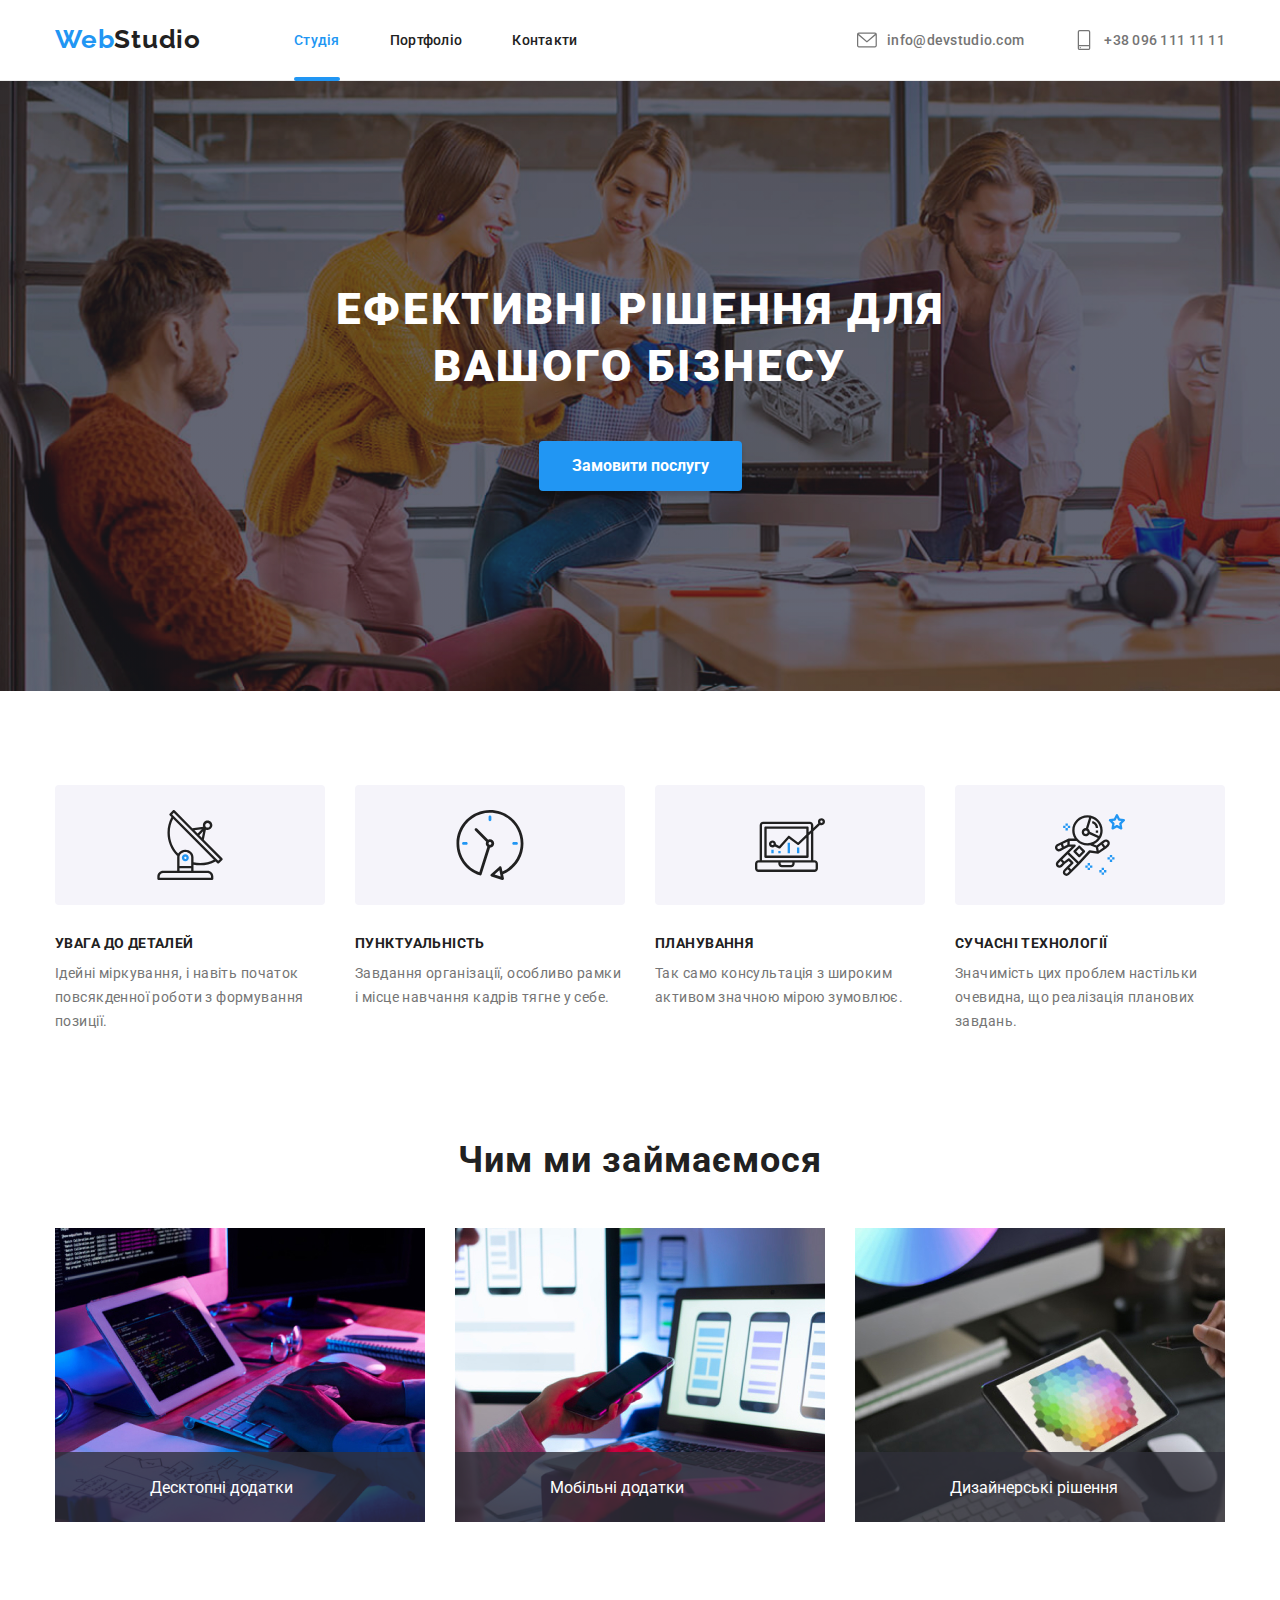
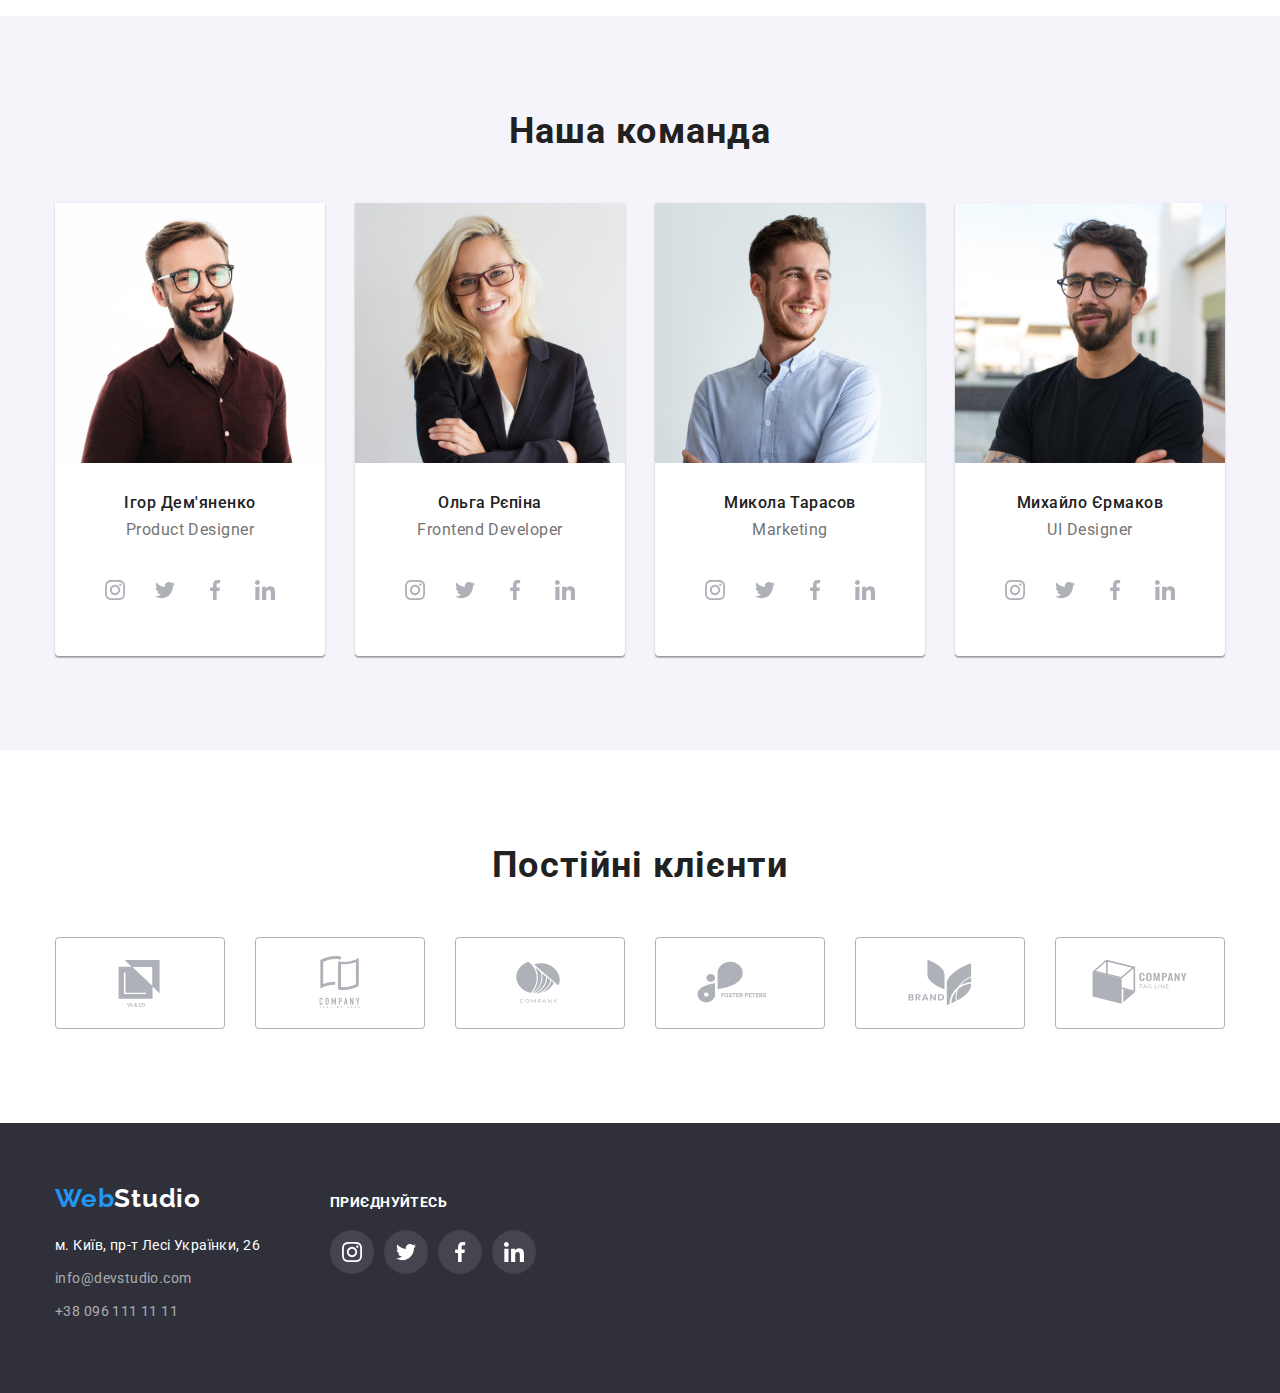
<file: index.html>
<!DOCTYPE html>
<html lang="en">

<head>
  <meta charset="UTF-8" />
  <meta http-equiv="X-UA-Compatible" content="IE=edge" />
  <meta name="viewport" content="width=device-width, initial-scale=1.0" />
  <title>WebStudio</title>
  <link rel="stylesheet"
    href="https://cdnjs.cloudflare.com/ajax/libs/modern-normalize/1.1.0/modern-normalize.min.css" />
  <link href="https://fonts.googleapis.com/css2?family=Raleway:wght@700&family=Roboto:wght@400;500;700;900&display=swap"
    rel="stylesheet" />
  <link rel="stylesheet" href="./css/styles.css" />
</head>

<body>
  <!--Шапка сайту-->
  <header>
    <div class="container">
      <div class="justify-box">
        <nav class="nav">
          <a href="./index.html" class="logo">Web<span class="logo-up">Studio</span></a>

          <ul class="site-nav">
            <li class="nav-item">
              <a href="./index.html" class="link current">Студія</a>
            </li>
            <li class="nav-item">
              <a href="./portfolio.html" class="link">Портфоліо</a>
            </li>
            <li class="nav-item">
              <a href="./contacts.html" class="link">Контакти</a>
            </li>
          </ul>
        </nav>
        <ul class="mail">
          <li class="mail-pic">
            <a href="mailto:info@devstudio.com" class="tell"><svg class="mail-icon" width="20" height="20">
                <use href="./images/icons.svg#icon-envelope"></use>
              </svg>info@devstudio.com</a>
          </li>
          <li class="mail-pic">
            <a href="tel:+38_096_111_11_11" class="tell">
              <svg class="mail-icon" width="20" height="20">
                <use href="./images/icons.svg#icon-smartphone"></use>
              </svg>+38 096 111 11 11</a>
          </li>
        </ul>
      </div>
    </div>
  </header>
  <main>
    <!--Герой-->
    <section class="section section-hero">
      <div class="container">
        <h1 class="hero-title">Ефективні рішення для вашого бізнесу</h1>
        <button type="button" class="hero-button" data-modal-open>Замовити послугу</button>
      </div>
    </section>

    <!--Переваги-->
    <section class="section">
      <div class="container">
        <h2 class="section-title">Переваги</h2>
        <ul class="bonuses">
          <li class="bonuses-list">
            <div class="icon-box">
              <svg class="bonuses-icon" width="70" height="70">
                <use href="./images/icons.svg#icon-antenna"></use>
              </svg>
            </div>
            <h3 class="bonuses-title">УВАГА ДО ДЕТАЛЕЙ</h3>
            <p class="bonuses-item">
              Ідейні міркування, і навіть початок повсякденної роботи з
              формування позиції.
            </p>
          </li>

          <li class="bonuses-list">
            <div class="icon-box">
              <svg class="bonuses-icon" width="70" height="70">
                <use href="./images/icons.svg#icon-clock"></use>
              </svg>
            </div>
            <h3 class="bonuses-title">ПУНКТУАЛЬНІСТЬ</h3>
            <p class="bonuses-item">
              Завдання організації, особливо рамки і місце навчання кадрів
              тягне у себе.
            </p>
          </li>

          <li class="bonuses-list">
            <div class="icon-box">
              <svg class="bonuses-icon" width="70" height="70">
                <use href="./images/icons.svg#icon-diagram"></use>
              </svg>
            </div>
            <h3 class="bonuses-title">ПЛАНУВАННЯ</h3>
            <p class="bonuses-item">
              Так само консультація з широким активом значною мірою зумовлює.
            </p>
          </li>

          <li class="bonuses-list">
            <div class="icon-box">
              <svg class="bonuses-icon" width="70" height="70">
                <use href="./images/icons.svg#icon-astronaut"></use>
              </svg>
            </div>
            <h3 class="bonuses-title">CУЧАСНІ ТЕХНОЛОГІЇ</h3>
            <p class="bonuses-item">
              Значимість цих проблем настільки очевидна, що реалізація
              планових завдань.
            </p>
          </li>
        </ul>
      </div>
    </section>

    <!--Чим займаємось-->
    <section class="section section-examples">
      <div class="container">
        <h2 class="examples-title">Чим ми займаємося</h2>
        <ul class="examples-list">
          <li class="example">
            <img src="./images/box1.jpg" alt="codding on a computer" width="370" />
            <p class="label">Десктопні додатки</p>
          </li>
          <li class="example">
            <img src="./images/box2.jpg" alt="smartphone and laptop" width="370" />
            <p class="label">Мобільні додатки</p>
          </li>
          <li class="example">
            <img src="./images/box3.jpg" alt="choosing a color an a tablet" width="370" />
            <p class="label">Дизайнерські рішення</p>
          </li>
        </ul>
      </div>
    </section>

    <!--Наша Команда-->
    <section class="section section-team">
      <div class="container">
        <h2 class="team-title">Наша команда</h2>
        <ul class="team-list">
          <li class="igor">
            <img src="./images/team1.jpg" alt="photo of a man" width="270" />
            <h3 class="name">Ігор Дем'яненко</h3>
            <p class="team-pos">Product Designer</p>
            <ul class="social-list">
              <li class="social-link">
                <a class="social-link-link" href="https://instagram.com" aria-label="Instgram" target="_blank"
                  rel="noopener noreferrer">
                  <svg class="social-icon" width="20" height="20">
                    <use href="./images/icons.svg#icon-instagram"></use>
                  </svg>
                </a>
              </li>
              <li class="social-link">
                <a class="social-link-link" href="https://twitter.com" aria-label="Twitter" target="_blank"
                  rel="noopener noreferrer"><svg class="social-icon" width="20" height="20">
                    <use href="./images/icons.svg#icon-twitter"></use>
                  </svg>
                </a>
              </li>
              <li class="social-link">
                <a class="social-link-link" href="https://facebook.com" aria-label="Facebook" target="_blank"
                  rel="noopener noreferrer"><svg class="social-icon" width="20" height="20">
                    <use href="./images/icons.svg#icon-facebook"></use>
                  </svg>
                </a>
              </li>
              <li class="social-link">
                <a class="social-link-link" href="https://linkedi.com" aria-label="Linkedin" target="_blank"
                  rel="noopener noreferrer"><svg class="social-icon" width="20" height="20">
                    <use href="./images/icons.svg#icon-linkedin"></use>
                  </svg>
                </a>
              </li>
            </ul>
          </li>
          <li class="olga">
            <img src="./images/team2.jpg" alt="photo of a woman" width="270" />
            <h3 class="name">Ольга Рєпіна</h3>
            <p class="team-pos">Frontend Developer</p>
            <ul class="social-list">
              <li class="social-link">
                <a class="social-link-link" href="https://instagram.com" aria-label="Instgram" target="_blank"
                  rel="noopener noreferrer">
                  <svg class="social-icon" width="20" height="20">
                    <use href="./images/icons.svg#icon-instagram"></use>
                  </svg>
                </a>
              </li>
              <li class="social-link">
                <a class="social-link-link" href="https://twitter.com" aria-label="Twitter" target="_blank"
                  rel="noopener noreferrer"><svg class="social-icon" width="20" height="20">
                    <use href="./images/icons.svg#icon-twitter"></use>
                  </svg>
                </a>
              </li>
              <li class="social-link">
                <a class="social-link-link" href="https://facebook.com" aria-label="Facebook" target="_blank"
                  rel="noopener noreferrer"><svg class="social-icon" width="20" height="20">
                    <use href="./images/icons.svg#icon-facebook"></use>
                  </svg>
                </a>
              </li>
              <li class="social-link">
                <a class="social-link-link" href="https://linkedi.com" aria-label="Linkedin" target="_blank"
                  rel="noopener noreferrer"><svg class="social-icon" width="20" height="20">
                    <use href="./images/icons.svg#icon-linkedin"></use>
                  </svg>
                </a>
              </li>
            </ul>
          </li>
          <li class="mykola">
            <img src="./images/team3.jpg" alt="photo of a man" width="270" />
            <h3 class="name">Микола Тарасов</h3>
            <p class="team-pos">Marketing</p>
            <ul class="social-list">
              <li class="social-link">
                <a class="social-link-link" href="https://instagram.com" aria-label="Instgram" target="_blank"
                  rel="noopener noreferrer">
                  <svg class="social-icon" width="20" height="20">
                    <use href="./images/icons.svg#icon-instagram"></use>
                  </svg>
                </a>
              </li>
              <li class="social-link">
                <a class="social-link-link" href="https://twitter.com" aria-label="Twitter" target="_blank"
                  rel="noopener noreferrer"><svg class="social-icon" width="20" height="20">
                    <use href="./images/icons.svg#icon-twitter"></use>
                  </svg>
                </a>
              </li>
              <li class="social-link">
                <a class="social-link-link" href="https://facebook.com" aria-label="Facebook" target="_blank"
                  rel="noopener noreferrer"><svg class="social-icon" width="20" height="20">
                    <use href="./images/icons.svg#icon-facebook"></use>
                  </svg>
                </a>
              </li>
              <li class="social-link">
                <a class="social-link-link" href="https://linkedi.com" aria-label="Linkedin" target="_blank"
                  rel="noopener noreferrer"><svg class="social-icon" width="20" height="20">
                    <use href="./images/icons.svg#icon-linkedin"></use>
                  </svg>
                </a>
              </li>
            </ul>
          </li>
          <li class="misha">
            <img src="./images/team4.jpg" alt="photo of a woman" width="270" />
            <h3 class="name">Михайло Єрмаков</h3>
            <p class="team-pos">UI Designer</p>
            <ul class="social-list">
              <li class="social-link">
                <a class="social-link-link" href="https://instagram.com" aria-label="Instgram" target="_blank"
                  rel="noopener noreferrer">
                  <svg class="social-icon" width="20" height="20">
                    <use href="./images/icons.svg#icon-instagram"></use>
                  </svg>
                </a>
              </li>
              <li class="social-link">
                <a class="social-link-link" href="https://twitter.com" aria-label="Twitter" target="_blank"
                  rel="noopener noreferrer"><svg class="social-icon" width="20" height="20">
                    <use href="./images/icons.svg#icon-twitter"></use>
                  </svg>
                </a>
              </li>
              <li class="social-link">
                <a class="social-link-link" href="https://facebook.com" aria-label="Facebook" target="_blank"
                  rel="noopener noreferrer"><svg class="social-icon" width="20" height="20">
                    <use href="./images/icons.svg#icon-facebook"></use>
                  </svg>
                </a>
              </li>
              <li class="social-link">
                <a class="social-link-link" href="https://linkedi.com" aria-label="Linkedin" target="_blank"
                  rel="noopener noreferrer"><svg class="social-icon" width="20" height="20">
                    <use href="./images/icons.svg#icon-linkedin"></use>
                  </svg>
                </a>
              </li>
            </ul>
          </li>
        </ul>
      </div>
    </section>

    <!-- Clients -->
    <section class="section section-clients">
      <div class="container">
        <h2 class="clients-title">Постійні клієнти</h2>
        <ul class="clients-list">
          <li class="clients-item">
            <a href="" class="clients-link"><svg class="clients-icon" width="160" height="60">
                <use href="./images/icons.svg#icon-Logo1"></use>
              </svg></a>
          </li>
          <li class="clients-item">
            <a href="" class="clients-link"><svg class="clients-icon" width="160" height="60">
                <use href="./images/icons.svg#icon-Logo2"></use>
              </svg></a>
          </li>
          <li class="clients-item">
            <a href="" class="clients-link"><svg class="clients-icon" width="160" height="60">
                <use href="./images/icons.svg#icon-Logo3"></use>
              </svg></a>
          </li>
          <li class="clients-item">
            <a href="" class="clients-link"><svg class="clients-icon" width="160" height="60">
                <use href="./images/icons.svg#icon-Logo4"></use>
              </svg></a>
          </li>
          <li class="clients-item">
            <a href="" class="clients-link"><svg class="clients-icon" width="160" height="60">
                <use href="./images/icons.svg#icon-Logo5"></use>
              </svg></a>
          </li>
          <li class="clients-item">
            <a href="" class="clients-link"><svg class="clients-icon" width="160" height="60">
                <use href="./images/icons.svg#icon-Logo6"></use>
              </svg></a>
          </li>
        </ul>
      </div>
    </section>
  </main>

  <!--Підвал-->
  <footer class="footer">
    <div class="container conteiner-footer">
      <div class="footer-addres">
        <a href="./index.html" class="logo">Web<span class="logo-down">Studio</span></a>
        <address>
          <ul class="address-list">
            <li>
              <a href="https://bit.ly/3PhWShc" target="_blank" rel="noopener noreferrer" class="map">м. Київ, пр-т Лесі
                Українки, 26</a>
            </li>
            <li>
              <a href="mailto:info@devstudio.com" class="address">info@devstudio.com</a>
            </li>
            <li>
              <a href="tel:+38_096_111_11_11" class="address">+38 096 111 11 11</a>
            </li>
          </ul>
        </address>
      </div>
      <div class="socials-box">
        <h2 class="socials-title">ПРИЄДНУЙТЕСЬ</h2>
        <ul class="footer-socials">
          <li class="social-link">
            <a class="footer-social-link" href="https://instagram.com" aria-label="Instgram" target="_blank"
              rel="noopener noreferrer">
              <svg class="footer-icon" width="20" height="20">
                <use href="./images/icons.svg#icon-instagram"></use>
              </svg>
            </a>
          </li>
          <li class="social-link">
            <a class="footer-social-link" href="https://twitter.com" aria-label="Twitter" target="_blank"
              rel="noopener noreferrer"><svg class="footer-icon" width="20" height="20">
                <use href="./images/icons.svg#icon-twitter"></use>
              </svg>
            </a>
          </li>
          <li class="social-link">
            <a class="footer-social-link" href="https://facebook.com" aria-label="Facebook" target="_blank"
              rel="noopener noreferrer"><svg class="footer-icon" width="20" height="20">
                <use href="./images/icons.svg#icon-facebook"></use>
              </svg>
            </a>
          </li>
          <li class="social-link">
            <a class="footer-social-link" href="https://linkedi.com" aria-label="Linkedin" target="_blank"
              rel="noopener noreferrer"><svg class="footer-icon" width="20" height="20">
                <use href="./images/icons.svg#icon-linkedin"></use>
              </svg>
            </a>
          </li>
        </ul>
      </div>
    </div>
  </footer>
  <div class="backdrop is-hidden" data-modal>
    <div class="modal">
      <button class="modal-btn" tipe="button" data-modal-close><svg class="icon-cross" width="20" height="20">
          <use href="./images/icons.svg#icon-cross"></use>
        </svg></button>
    </div>
  </div>
  <script src="./js/modal.js"></script>
</body>

</html>
</file>
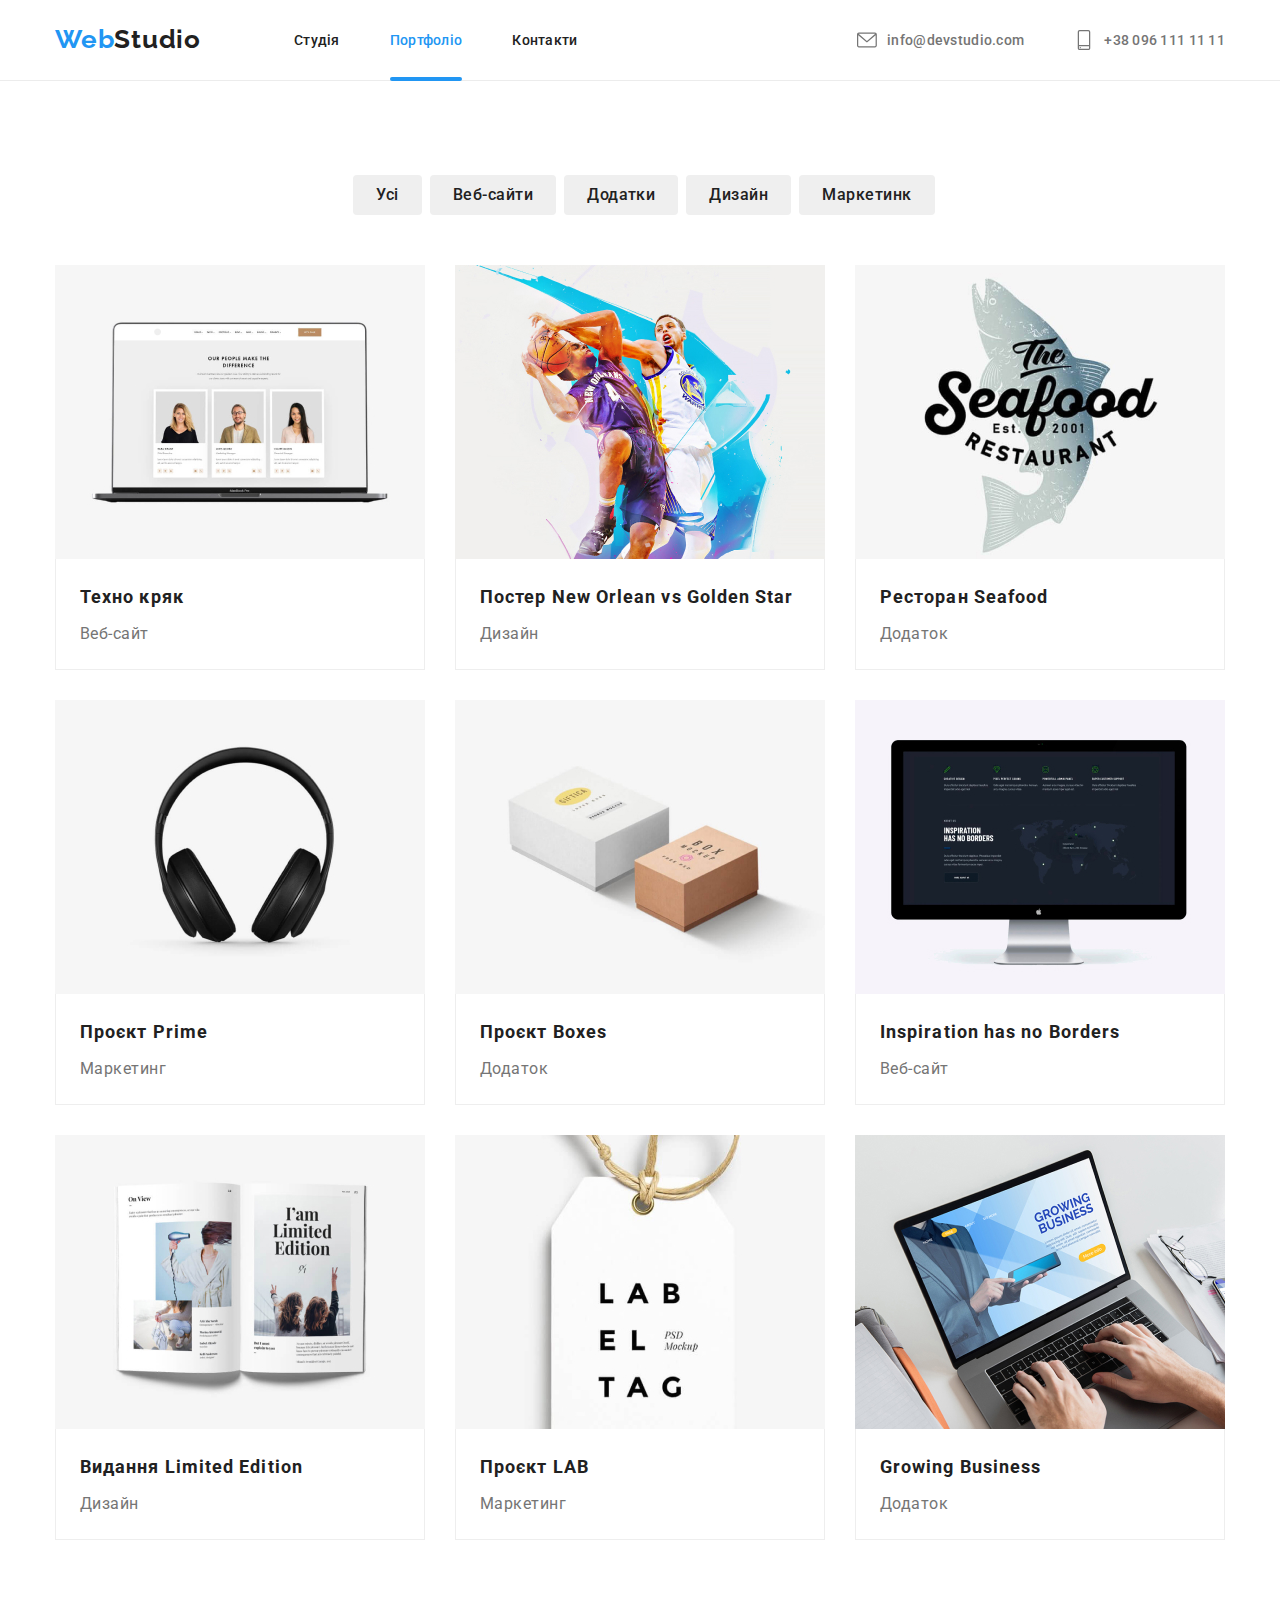
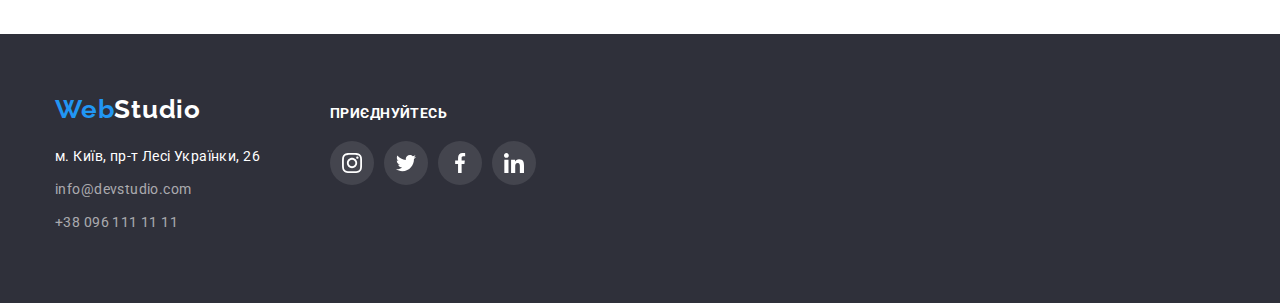
<file: portfolio.html>
<!DOCTYPE html>
<html lang="en">

<head>
  <meta charset="UTF-8" />
  <meta http-equiv="X-UA-Compatible" content="IE=edge" />
  <meta name="viewport" content="width=device-width, initial-scale=1.0" />
  <title>Portfolio</title>
  <link rel="stylesheet"
    href="https://cdnjs.cloudflare.com/ajax/libs/modern-normalize/1.1.0/modern-normalize.min.css" />
  <link href="https://fonts.googleapis.com/css2?family=Raleway:wght@700&family=Roboto:wght@400;500;700;900&display=swap"
    rel="stylesheet" />
  <link rel="stylesheet" href="./css/styles.css" />
</head>

<body>
  <!--Шапка сайту-->
  <header>
    <div class="container">
      <div class="justify-box">
        <nav class="nav">
          <a href="./index.html" class="logo">Web<span class="logo-up">Studio</span></a>

          <ul class="site-nav">
            <li class="nav-item">
              <a href="./index.html" class="link">Студія</a>
            </li>
            <li class="nav-item">
              <a href="./portfolio.html" class="link current">Портфоліо</a>
            </li>
            <li class="nav-item">
              <a href="./contacts.html" class="link">Контакти</a>
            </li>
          </ul>
        </nav>
        <ul class="mail">

          <li class="mail-btn">
            <a href="mailto:info@devstudio.com" class="tell"><svg class="mail-icon" width="20" height="20">
                <use href="./images/icons.svg#icon-envelope"></use>
              </svg>info@devstudio.com</a>
          </li>
          <li>
            <a href="tel:+38_096_111_11_11" class="tell">
              <svg class="mail-icon" width="20" height="20">
                <use href="./images/icons.svg#icon-smartphone"></use>
              </svg>+38 096 111 11 11</a>
          </li>
        </ul>
      </div>
    </div>
  </header>

  <main>
    <!-- Cards -->
    <h1 hidden>Cards</h1>

    <section class="section">
      <div class="container">
        <div class="wrk-fltr">
          <ul class="filter-btn">
            <li>
              <button type="button" class="filter">Усі</button>
            </li>
            <li>
              <button type="button" class="filter">Веб-сайти</button>
            </li>
            <li>
              <button type="button" class="filter">Додатки</button>
            </li>
            <li>
              <button type="button" class="filter">Дизайн</button>
            </li>
            <li>
              <button type="button" class="filter">Маркетинк</button>
            </li>
          </ul>
        </div>
      </div>

      <div class="container">
        <div class="work-box">
          <ul class="works">
            <li class="work-done">
              <a href="" class="work-link">
                <div class="work-card"><img src="./images/done0.jpg" alt="web page" width="370" />
                  <div class="overlay-text">
                    <p>Ресурс пропонує комплексні пропозиції з різним рівнем функціоналу та сервісів. Все це дозволить
                      відвідувачу отримати вичерпні відомості про компанію чи приватну особу.</p>
                  </div>
                </div>
                <div class="work-text">
                  <h2 class="work-item">Техно кряк</h2>
                  <p class="descrition">Веб-сайт</p>
                </div>
              </a>
            </li>
            <li class="work-done">
              <a href="" class="work-link">
                <div class="work-card"><img src="./images/done1.jpg" alt="basketball" width="370" />
                  <div class="overlay-text">
                    <p>Ресурс пропонує комплексні пропозиції з різним рівнем функціоналу та сервісів. Все це дозволить
                      відвідувачу отримати вичерпні відомості про компанію чи приватну особу.</p>
                  </div>
                </div>
                <div class="work-text">
                  <h2 class="work-item">Постер New Orlean vs Golden Star</h2>
                  <p class="descrition">Дизайн</p>
                </div>
              </a>
            </li>
            <li class="work-done">
              <a href="" class="work-link">
                <div class="work-card"><img src="./images/done2.jpg" alt="seafood" width="370" />
                  <div class="overlay-text">
                    <p>Ресурс пропонує комплексні пропозиції з різним рівнем функціоналу та сервісів. Все це дозволить
                      відвідувачу отримати вичерпні відомості про компанію чи приватну особу.</p>
                  </div>
                </div>
                <div class="work-text">
                  <h2 class="work-item">Ресторан Seafood</h2>
                  <p class="descrition">Додаток</p>
                </div>
              </a>
            </li>
            <li class="work-done">
              <a href="" class="work-link">
                <div class="work-card"><img src="./images/done3.jpg" alt="headphones" width="370" />
                  <div class="overlay-text">
                    <p>Ресурс пропонує комплексні пропозиції з різним рівнем функціоналу та сервісів. Все це дозволить
                      відвідувачу отримати вичерпні відомості про компанію чи приватну особу.</p>
                  </div>
                </div>
                <div class="work-text">
                  <h2 class="work-item">Проєкт Prime</h2>
                  <p class="descrition">Маркетинг</p>
                </div>
              </a>
            </li>
            <li class="work-done">
              <a href="" class="work-link">
                <div class="work-card"><img src="./images/done4.jpg" alt="boxes" width="370" />
                  <div class="overlay-text">
                    <p>Ресурс пропонує комплексні пропозиції з різним рівнем функціоналу та сервісів. Все це дозволить
                      відвідувачу отримати вичерпні відомості про компанію чи приватну особу.</p>
                  </div>
                </div>
                <div class="work-text">
                  <h2 class="work-item">Проєкт Boxes</h2>
                  <p class="descrition">Додаток</p>
                </div>
              </a>
            </li>
            <li class="work-done">
              <a href="" class="work-link">
                <div class="work-card"><img src="./images/done5.jpg" alt="monitor" width="370" />
                  <div class="overlay-text">
                    <p>Ресурс пропонує комплексні пропозиції з різним рівнем функціоналу та сервісів. Все це дозволить
                      відвідувачу отримати вичерпні відомості про компанію чи приватну особу.</p>
                  </div>
                </div>
                <div class="work-text">
                  <h2 class="work-item">Inspiration has no Borders</h2>
                  <p class="descrition">Веб-сайт</p>
                </div>
              </a>
            </li>
            <li class="work-done">
              <a href="" class="work-link">
                <div class="work-card"><img src="./images/done6.jpg" alt="a book" width="370" />
                  <div class="overlay-text">
                    <p>Ресурс пропонує комплексні пропозиції з різним рівнем функціоналу та сервісів. Все це дозволить
                      відвідувачу отримати вичерпні відомості про компанію чи приватну особу.</p>
                  </div>
                </div>
                <div class="work-text">
                  <h2 class="work-item">Видання Limited Edition</h2>
                  <p class="descrition">Дизайн</p>
                </div>
              </a>
            </li>
            <li class="work-done">
              <a href="" class="work-link">
                <div class="work-card"><img src="./images/done7.jpg" alt="label" width="370" />
                  <div class="overlay-text">
                    <p>Ресурс пропонує комплексні пропозиції з різним рівнем функціоналу та сервісів. Все це дозволить
                      відвідувачу отримати вичерпні відомості про компанію чи приватну особу.</p>
                  </div>
                </div>
                <div class="work-text">
                  <h2 class="work-item">Проєкт LAB</h2>
                  <p class="descrition">Маркетинг</p>
                </div>
              </a>
            </li>
            <li class="work-done">
              <a href="" class="work-link">
                <div class="work-card"><img src="./images/done8.jpg" alt="hands on laptop" width="370" />
                  <div class="overlay-text">
                    <p>Ресурс пропонує комплексні пропозиції з різним рівнем функціоналу та сервісів. Все це дозволить
                      відвідувачу отримати вичерпні відомості про компанію чи приватну особу.</p>
                  </div>
                </div>
                <div class="work-text">
                  <h2 class="work-item">Growing Business</h2>
                  <p class="descrition">Додаток</p>
                </div>
              </a>
            </li>
          </ul>
        </div>
      </div>
    </section>
  </main>

  <!--Підвал-->
  <footer class="footer">
    <div class="container conteiner-footer">
      <div class="footer-addres">
        <a href="./index.html" class="logo">Web<span class="logo-down">Studio</span></a>
        <address>
          <ul class="address-list">
            <li>
              <a href="https://bit.ly/3PhWShc" target="_blank" rel="noopener noreferrer" class="map">м. Київ, пр-т Лесі
                Українки, 26</a>
            </li>
            <li>
              <a href="mailto:info@devstudio.com" class="address">info@devstudio.com</a>
            </li>
            <li>
              <a href="tel:+38_096_111_11_11" class="address">+38 096 111 11 11</a>
            </li>
          </ul>
        </address>
      </div>
      <div class="socials-box">
        <h2 class="socials-title">ПРИЄДНУЙТЕСЬ</h2>
        <ul class="footer-socials">
          <li class="social-link">
            <a class="footer-social-link" href="https://instagram.com" aria-label="Instgram" target="_blank"
              rel="noopener noreferrer">
              <svg class="footer-icon" width="20" height="20">
                <use href="./images/icons.svg#icon-instagram"></use>
              </svg>
            </a>
          </li>
          <li class="social-link">
            <a class="footer-social-link" href="https://twitter.com" aria-label="Twitter" target="_blank"
              rel="noopener noreferrer"><svg class="footer-icon" width="20" height="20">
                <use href="./images/icons.svg#icon-twitter"></use>
              </svg>
            </a>
          </li>
          <li class="social-link">
            <a class="footer-social-link" href="https://facebook.com" aria-label="Facebook" target="_blank"
              rel="noopener noreferrer"><svg class="footer-icon" width="20" height="20">
                <use href="./images/icons.svg#icon-facebook"></use>
              </svg>
            </a>
          </li>
          <li class="social-link">
            <a class="footer-social-link" href="https://linkedi.com" aria-label="Linkedin" target="_blank"
              rel="noopener noreferrer"><svg class="footer-icon" width="20" height="20">
                <use href="./images/icons.svg#icon-linkedin"></use>
              </svg>
            </a>
          </li>
        </ul>
      </div>
    </div>
  </footer>
</body>

</html>
</file>
<file: css/styles.css>
:root {
  --background-color: #ffffff;
  --primary-text-color: #757575;
  --title-text-color: #212121;
  --accent-color: #2196f3;
  --hero-background: #2f303a;
  --team-background: #f5f4fa;
  --hero-color: #ffffff;
}

html {
  box-sizing: border-box;
}

*,
*::before,
*::after {
  box-sizing: inherit;
}

/* Боді */
body {
  margin: 0;
  font-family: "Roboto", sans-serif;
  font-style: normal;
  color: var(--primary-text-color);
}

img {
  display: block;
}

a {
  text-decoration: none;
}

ul,
li {
  list-style-type: none;
  text-decoration: none;
}

h1,
h2,
h3 {
  padding: 0;
  margin: 0;
  text-decoration: none;
}

h2 {
  margin-top: 0;
  margin-bottom: 50px;
  font-style: normal;
  font-weight: 700;
  font-size: 36px;
  line-height: 1.2;
  text-align: center;
  letter-spacing: 0.03em;
  color: var(--title-text-color);
}

.section {
  padding-top: 94px;
  padding-bottom: 94px;
}

.container {
  width: 1200px;
  margin-left: auto;
  margin-right: auto;
  padding-left: 15px;
  padding-right: 15px;
}

button {
  cursor: pointer;
  transition-property: box-shadow;
  transition-duration: 250ms;
  transition-timing-function: cubic-bezier(0.4, 0, 0.2, 1);
}

button:hover {
  box-shadow: 0px 3px 1px rgba(0, 0, 0, 0.1), 0px 1px 2px rgba(0, 0, 0, 0.08),
    0px 2px 2px rgba(0, 0, 0, 0.12);
}

/* Шапка */
header {
  border-bottom: 1px solid #ececec;
}

.logo {
  margin-top: 24px;
  margin-bottom: 25px;

  font-family: "Raleway";
  font-style: normal;
  font-weight: 700;
  font-size: 26px;
  line-height: 1.2;
  letter-spacing: 0.03em;
  color: var(--accent-color);
}

.logo-up {
  font-family: "Raleway";
  font-style: normal;
  font-weight: 700;
  font-size: 26px;
  line-height: 1.2;
  letter-spacing: 0.03em;
  color: var(--title-text-color);
}

.logo-down {
  font-family: "Raleway";
  font-style: normal;
  font-weight: 700;
  font-size: 26px;
  line-height: 1.2;
  letter-spacing: 0.03em;
  color: var(--background-color);
}

.site-nav {
  padding: 0;
  margin-left: 93px;
  display: flex;
  margin-right: auto;
  margin-top: 0;
  margin-bottom: 0;
}

.nav-item:not(:last-child) {
  margin-right: 50px;
}

.nav-item {
  position: relative;
}

.site-nav .link {
  display: block;
  padding-top: 0;
  padding-bottom: 0;

  font-style: normal;
  font-weight: 500;
  font-size: 14px;
  line-height: 1.2;
  letter-spacing: 0.02em;
  color: var(--title-text-color);

  transition-property: color;
  transition-duration: 250ms;
  transition-timing-function: cubic-bezier(0.4, 0, 0.2, 1);
}

.site-nav .link:hover,
.site-nav .link:focus {
  font-style: normal;
  font-weight: 500;
  font-size: 14px;
  line-height: 1.2;
  letter-spacing: 0.02em;
  color: var(--accent-color);

}

.site-nav .link.current {
  font-style: normal;
  font-weight: 500;
  font-size: 14px;
  line-height: 1.2;
  letter-spacing: 0.02em;
  color: var(--accent-color);
}

.site-nav .link.current::after {
  position: absolute;
  content: "";
  width: 100%;
  height: 4px;
  display: block;
  margin-top: 28.5px;

  background: #2196f3;
  border-radius: 2px;
}

.tell {
  display: flex;
  font-style: normal;
  font-weight: 500;
  font-size: 14px;
  line-height: 1.2;
  letter-spacing: 0.02em;
  color: var(--primary-text-color);
  align-items: center;
  gap: 10px;

  transition-property: color;
  transition-duration: 250ms;
  transition-timing-function: cubic-bezier(0.4, 0, 0.2, 1);
}

.tell:hover,
.tell:focus {
  font-style: normal;
  font-weight: 500;
  font-size: 14px;
  line-height: 1.2;
  letter-spacing: 0.02em;
  color: var(--accent-color);
}

.mail {
  display: flex;
  justify-content: end;
  align-content: center;
  margin-bottom: 0;
  margin-top: 0;
  margin-left: auto;
  padding: 0;
}

.mail li+li {
  margin-left: 50px;
}

.nav {
  display: flex;
  align-items: center;
}

.container-nav {
  display: flex;
  align-items: center;
  justify-content: space-around;
}

.justify-box {
  display: flex;
  justify-content: space-around;
  align-items: center;
}

.mail .mail-icon {
  display: inline-block;
  fill: var(--primary-text-color);

  transition-property: fill;
  transition-duration: 250ms;
  transition-timing-function: cubic-bezier(0.4, 0, 0.2, 1);
}

.tell:hover .mail-icon,
.tell:focus .mail-icon {
  fill: var(--accent-color);
}

.mail-pic {
  display: flex;
  gap: 10px;
}

/* Герой */
.section-hero {
  padding-top: 200px;
  padding-bottom: 200px;
  text-align: center;

  background-color: var(--hero-background);
  background-size: cover;
  background-image: linear-gradient(to right,
      rgba(47, 48, 58, 0.4),
      rgba(47, 48, 58, 0.4)),
    url("../images/heroBg.jpg");
}

.hero-title {
  width: 696px;
  font-style: normal;
  font-weight: 900;
  font-size: 44px;
  line-height: 1.3;
  letter-spacing: 0.06em;
  text-transform: uppercase;
  color: var(--hero-color);
  margin-left: auto;
  margin-right: auto;
  margin-bottom: 45px;
}

.hero-button {
  background: #2196f3;
  box-shadow: 0px 4px 4px rgba(0, 0, 0, 0.15);
  border-radius: 4px;
  max-width: 216px;
  padding: 10px 32px;
  text-align: center;
  border: 1px solid transparent;
  font-style: normal;
  font-weight: 700;
  font-size: 16px;
  line-height: 1.8;
  cursor: pointer;
  color: var(--hero-color);
}

.section-title {
  margin-top: 0;
  display: none;
}

/* Переваги */
.bonuses {
  display: flex;
  box-sizing: border-box;
  justify-content: space-between;
  margin-top: 0;
  margin-bottom: 0;
  padding-left: 0;
  gap: 30px;
}

.bonuses-title {
  font-style: normal;
  font-weight: 700;
  font-size: 14px;
  line-height: 1.2;
  letter-spacing: 0.03em;
  text-transform: uppercase;
  color: var(--title-text-color);
  margin-bottom: 10px;
}

.bonuses-item {
  margin-top: 0;
  margin-right: 0;

  width: 270px;
  font-style: regular;
  font-weight: 400;
  font-size: 14px;
  line-height: 1.7;
  letter-spacing: 0.03em;
  color: var(--primary-text-color);
}

.bonuses-icon {
  fill: #212121;
}

.icon-box {
  display: flex;
  width: 270px;
  height: 120px;
  align-items: center;
  justify-content: center;
  border: #757575;
  background-color: #f5f4fa;
  border-radius: 4px;
  margin-bottom: 30px;
}

/* Чим займаємось */
.section-examples {
  padding-top: 0;
}

.examples-title {
  margin-top: 0;
  margin-bottom: 50px;
  font-style: normal;
  font-weight: 700;
  font-size: 36px;
  line-height: 1;
  text-align: center;
  letter-spacing: 0.03em;
  color: var(--title-text-color);
}

.examples-list {
  gap: 30px;
  display: block;
  display: flex;
  margin-top: 0;
  margin-bottom: 0;
  padding-left: 0;
}

.example {
  position: relative;
}

.example>.label {
  position: absolute;
  bottom: 0;
  right: 0;
  margin: 0;
  padding: 27px 95px;
  width: 100%;
  height: 70px;

  background-color: rgba(47, 48, 58, 0.8);
  color: #fff;
}

/* Наша Комантда */
.section-team {
  padding-top: 94px;
  margin-left: auto;
  margin-right: auto;
  background-color: var(--team-background);
}

.team-list {
  display: flex;
  justify-content: space-around;
  margin-top: 0;
  margin-bottom: 0;
  padding-left: 0;
  gap: 30px;
}

.igor {
  padding-bottom: 44px;

  font-style: normal;
  font-weight: 500;
  font-size: 16px;
  line-height: 1;
  text-align: center;
  letter-spacing: 0.03em;
  color: var(--title-text-color);
  background-color: var(--background-color);
  box-shadow: 0px 1px 3px rgba(0, 0, 0, 0.12), 0px 1px 1px rgba(0, 0, 0, 0.14),
    0px 2px 1px rgba(0, 0, 0, 0.2);
  border-radius: 0px 0px 4px 4px;
}

.olga {
  padding-bottom: 44px;

  font-style: normal;
  font-weight: 500;
  font-size: 16px;
  line-height: 1;
  text-align: center;
  letter-spacing: 0.03em;
  color: var(--title-text-color);
  background-color: var(--background-color);
  box-shadow: 0px 1px 3px rgba(0, 0, 0, 0.12), 0px 1px 1px rgba(0, 0, 0, 0.14),
    0px 2px 1px rgba(0, 0, 0, 0.2);
  border-radius: 0px 0px 4px 4px;
}

.mykola {
  padding-bottom: 44px;

  font-style: normal;
  font-weight: 500;
  font-size: 16px;
  line-height: 1;
  text-align: center;
  letter-spacing: 0.03em;
  color: var(--title-text-color);
  background-color: var(--background-color);
  box-shadow: 0px 1px 3px rgba(0, 0, 0, 0.12), 0px 1px 1px rgba(0, 0, 0, 0.14),
    0px 2px 1px rgba(0, 0, 0, 0.2);
  border-radius: 0px 0px 4px 4px;
}

.misha {
  padding-bottom: 44px;

  font-style: normal;
  font-weight: 500;
  font-size: 16px;
  line-height: 1;
  text-align: center;
  letter-spacing: 0.03em;
  color: var(--title-text-color);
  background-color: var(--background-color);
  box-shadow: 0px 1px 3px rgba(0, 0, 0, 0.12), 0px 1px 1px rgba(0, 0, 0, 0.14),
    0px 2px 1px rgba(0, 0, 0, 0.2);
  border-radius: 0px 0px 4px 4px;
}

.team-pos {
  margin-top: 0;
  margin-bottom: 0;
  font-style: normal;
  font-weight: 400;
  font-size: 16px;
  line-height: 1;
  text-align: center;
  letter-spacing: 0.03em;
  color: var(--primary-text-color);
}

.name {
  margin-top: 0;
  margin-bottom: 0;
  font-style: normal;
  font-weight: 500;
  font-size: 16px;
  line-height: 1.2;
  text-align: center;
  letter-spacing: 0.03em;
  color: var(--title-text-color);
}

.team-list h3 {
  margin-top: 30px;
  margin-bottom: 10px;
}

.social-list {
  padding-left: 32px;
  padding-right: 32px;
  margin-top: 30px;
  display: flex;
  justify-content: space-evenly;
}

.social-link-link {
  display: flex;
  align-items: center;
  justify-content: center;

  width: 44px;
  height: 44px;

  background-color: #fff;
  border-radius: 50%;

  transition-property: background-color;
  transition-duration: 250ms;
  transition-timing-function: cubic-bezier(0.4, 0, 0.2, 1);
}

.social-link-link:hover,
.social-link-link:focus {
  background-color: var(--accent-color);
}

.team-list .social-icon {
  fill: #afb1b8;

  transition-property: fill;
  transition-duration: 250ms;
  transition-timing-function: cubic-bezier(0.4, 0, 0.2, 1);
}

.social-link-link:hover .social-icon,
.social-link-link:focus .social-icon {
  fill: #ffffff;
}

/* Clients */
.clients-list {
  display: flex;
  gap: 30px;
  justify-content: center;
  margin: 0;
  padding-left: 0;
}

.clients-icon {
  fill: #afb1b8;

  transition-property: fill;
  transition-duration: 250ms;
  transition-timing-function: cubic-bezier(0.4, 0, 0.2, 1);
}

.clients-link {
  display: flex;
  justify-content: center;
  align-items: center;
  width: 170px;
  height: 92px;
  border: 1px solid #afb1b8;
  border-radius: 4px;
  cursor: pointer;

  transition-property: border;
  transition-duration: 250ms;
  transition-timing-function: cubic-bezier(0.4, 0, 0.2, 1);

}

.clients-link:hover,
.clients-link:focus {
  border: 1px solid var(--accent-color);
}

.clients-item:hover .clients-icon,
.clients-item:focus .clients-icon {
  fill: var(--accent-color);
}

/* Підвал */
.conteiner-footer {
  display: flex;
  align-items: baseline;
  gap: 70px;
}

.footer {
  padding-top: 60px;
  padding-bottom: 60px;
  background-color: var(--hero-background);
}

.map {
  display: inline-block;
  margin-top: 20px;
  margin-bottom: 9px;

  font-style: normal;
  font-weight: 400;
  font-size: 14px;
  line-height: 1.7;
  letter-spacing: 0.03em;
  color: var(--hero-color);

  transition-property: color;
  transition-duration: 250ms;
  transition-timing-function: cubic-bezier(0.4, 0, 0.2, 1);
}

.map:hover,
.map:focus {
  font-style: normal;
  font-weight: 400;
  font-size: 14px;
  line-height: 1.7;
  letter-spacing: 0.03em;
  color: var(--accent-color);
}

.address {
  display: inline-block;
  margin-bottom: 9px;

  font-style: normal;
  font-weight: 400;
  font-size: 14px;
  line-height: 1.7;
  letter-spacing: 0.03em;
  color: rgba(255, 255, 255, 0.6);

  transition-property: color;
  transition-duration: 250ms;
  transition-timing-function: cubic-bezier(0.4, 0, 0.2, 1);
}

.address-list {
  margin-top: 0;
  margin-bottom: 0;
  padding-left: 0;
}

.address:hover,
.address:focus {
  font-style: normal;
  font-weight: 400;
  font-size: 14px;
  line-height: 1.7;
  letter-spacing: 0.03em;
  color: var(--accent-color);
}

footer .footer-socials {
  display: flex;
  margin-top: 0;
  padding-left: 0;
  margin-bottom: 0;

  transition-property: box-shadow;
  transition-duration: 250ms;
  transition-timing-function: cubic-bezier(0.4, 0, 0.2, 1);
}

.footer-social-link {
  display: flex;
  justify-content: center;
  align-items: center;

  width: 44px;
  height: 44px;
  border-radius: 50%;
  background: rgba(255, 255, 255, 0.1);

  transition-property: background-color;
  transition-duration: 250ms;
  transition-timing-function: cubic-bezier(0.4, 0, 0.2, 1);
}

.footer-social-link:hover,
.footer-social-link:focus {
  background-color: var(--accent-color);
  cursor: pointer;
  box-shadow: 0px 3px 1px rgba(0, 0, 0, 0.1), 0px 1px 2px rgba(0, 0, 0, 0.08),
    0px 2px 2px rgba(0, 0, 0, 0.12);
}




.footer-socials {
  gap: 10px;
}

footer .footer-icon {
  fill: #ffffff;

  transition-property: fill;
  transition-duration: 250ms;
  transition-timing-function: cubic-bezier(0.4, 0, 0.2, 1);
}

.socials-title {
  display: flex;
  margin-top: 0;
  margin-bottom: 20px;

  font-style: normal;
  font-weight: 700;
  font-size: 14px;
  line-height: 16px;
  letter-spacing: 0.03em;
  text-transform: uppercase;

  color: #ffffff;
}

.socials-box {
  display: flex;
  flex-direction: column;
}

/*  Portfolio */

/* btns */

.wrk-fltr .filter {
  font-style: normal;
  font-weight: 500;
  font-size: 16px;
  line-height: 1.6;
  text-align: center;
  letter-spacing: 0.03em;
  color: var(--title-text-color);
  border: 1px solid transparent;
  border-radius: 4px;
  align-items: center;
  padding-left: 22px;
  padding-right: 22px;
  padding-top: 6px;
  padding-bottom: 6px;

  transition-property: background-color, color;
  transition-duration: 250ms;
  transition-timing-function: cubic-bezier(0.4, 0, 0.2, 1);
}

.wrk-fltr .filter:hover,
.wrk-fltr .filter:focus {
  color: var(--background-color);
  background-color: var(--accent-color);
}

.wrk-fltr .filter-btn {
  display: flex;
  justify-content: center;
  margin-top: 0;
  margin-bottom: 0;
  padding-left: 0;
}

.filter-btn li:not(last child) {
  margin-right: 0;
  margin-left: 8px;
}

/* Cards */
.works {
  display: flex;
  flex-wrap: wrap;
  gap: 30px;
  margin-top: 50px;
  margin-bottom: 0;
  padding-left: 0;
}

.work-item {
  margin-bottom: 0;
  font-style: normal;
  font-weight: 700;
  font-size: 18px;
  line-height: 2;
  letter-spacing: 0.06em;
  color: var(--title-text-color);
}

.work-text {
  display: flex;
  flex-direction: column;
  align-items: flex-start;
  gap: 4px;
}

.work-done {
  width: 370px;
  margin-left: 0;
}

.work-done .work-card {
  position: relative;
  padding: 0;
  border: none;

  overflow: hidden;
}

.work-link:hover .overlay-text {
  transform: translateY(0);
}

.works .overlay-text {
  padding: 63px 24px;
  border: none;

  position: absolute;
  left: 0;
  top: 0;
  width: 100%;
  height: 100%;

  background-color: rgba(33, 150, 243, 0.9);

  transform: translateY(100%);
  transition: transform 250ms ease;
}

.works .overlay-text p {
  color: var(--background-color);
}

.work-link {
  display: block;
  transition-property: box-shadow;
  transition-duration: 250ms;
  transition-timing-function: cubic-bezier(0.4, 0, 0.2, 1);
}

.work-link:hover,
.work-link:focus {
  box-shadow: 0px 1px 1px rgba(0, 0, 0, 0.12), 0px 4px 4px rgba(0, 0, 0, 0.06),
    1px 4px 6px rgba(0, 0, 0, 0.16);
}

.works p {
  margin: 0;
  font-style: normal;
  font-weight: 400;
  font-size: 16px;
  line-height: 30px;
  letter-spacing: 0.03em;
  color: var(--primary-text-color);
}

.works div {
  padding: 20px 24px;
  border: 1px solid #eeeeee;
  border-top: none;
}

/* Modal */
.backdrop {
  position: fixed;
  top: 0;
  left: 0;
  width: 100%;
  height: 100%;
  transition-property: opacity(1);
  transition-duration: 1200ms;
  transition-timing-function: cubic-bezier(0.075, 0.82, 0.165, 1);

  background-color: rgba(0, 0, 0, 0.2);
}

.backdrop.is-hidden {
  opacity: 0;
  pointer-events: none;
  visibility: hidden;
}

.backdrop.is-hidden .modal {
  animation-name: scaleModal;
  animation-duration: 6000ms;
  animation-timing-function: cubic-bezier(0.9, -0.2, 0.54, 0.98);
}

.modal {
  position: absolute;
  top: 50%;
  left: 50%;
  transform: translate(-50%, -50%);

  width: 528px;
  height: 581px;

  background-color: var(--background-color);
  box-shadow: 0px 1px 3px rgba(0, 0, 0, 0.12), 0px 1px 1px rgba(0, 0, 0, 0.14),
    0px 2px 1px rgba(0, 0, 0, 0.2);
  border-radius: 4px;
}

.modal-btn {
  position: absolute;
  top: 8px;
  right: 8px;
  display: flex;
  align-items: center;

  width: 30px;
  height: 30px;
  border-radius: 50%;
  border: 1px solid rgba(0, 0, 0, 0.1);
  background-color: var(--background-color);
}

@keyframes opacityModal {
  0% {
    transform: opacity(1);
  }

  25% {
    transform: opacity(0.7);
  }

  50% {
    transform: opacity(0.5);
  }

  75% {
    transform: opacity(0.2);
  }

  100% {
    transform: opacity(0);
  }
}
</file>
